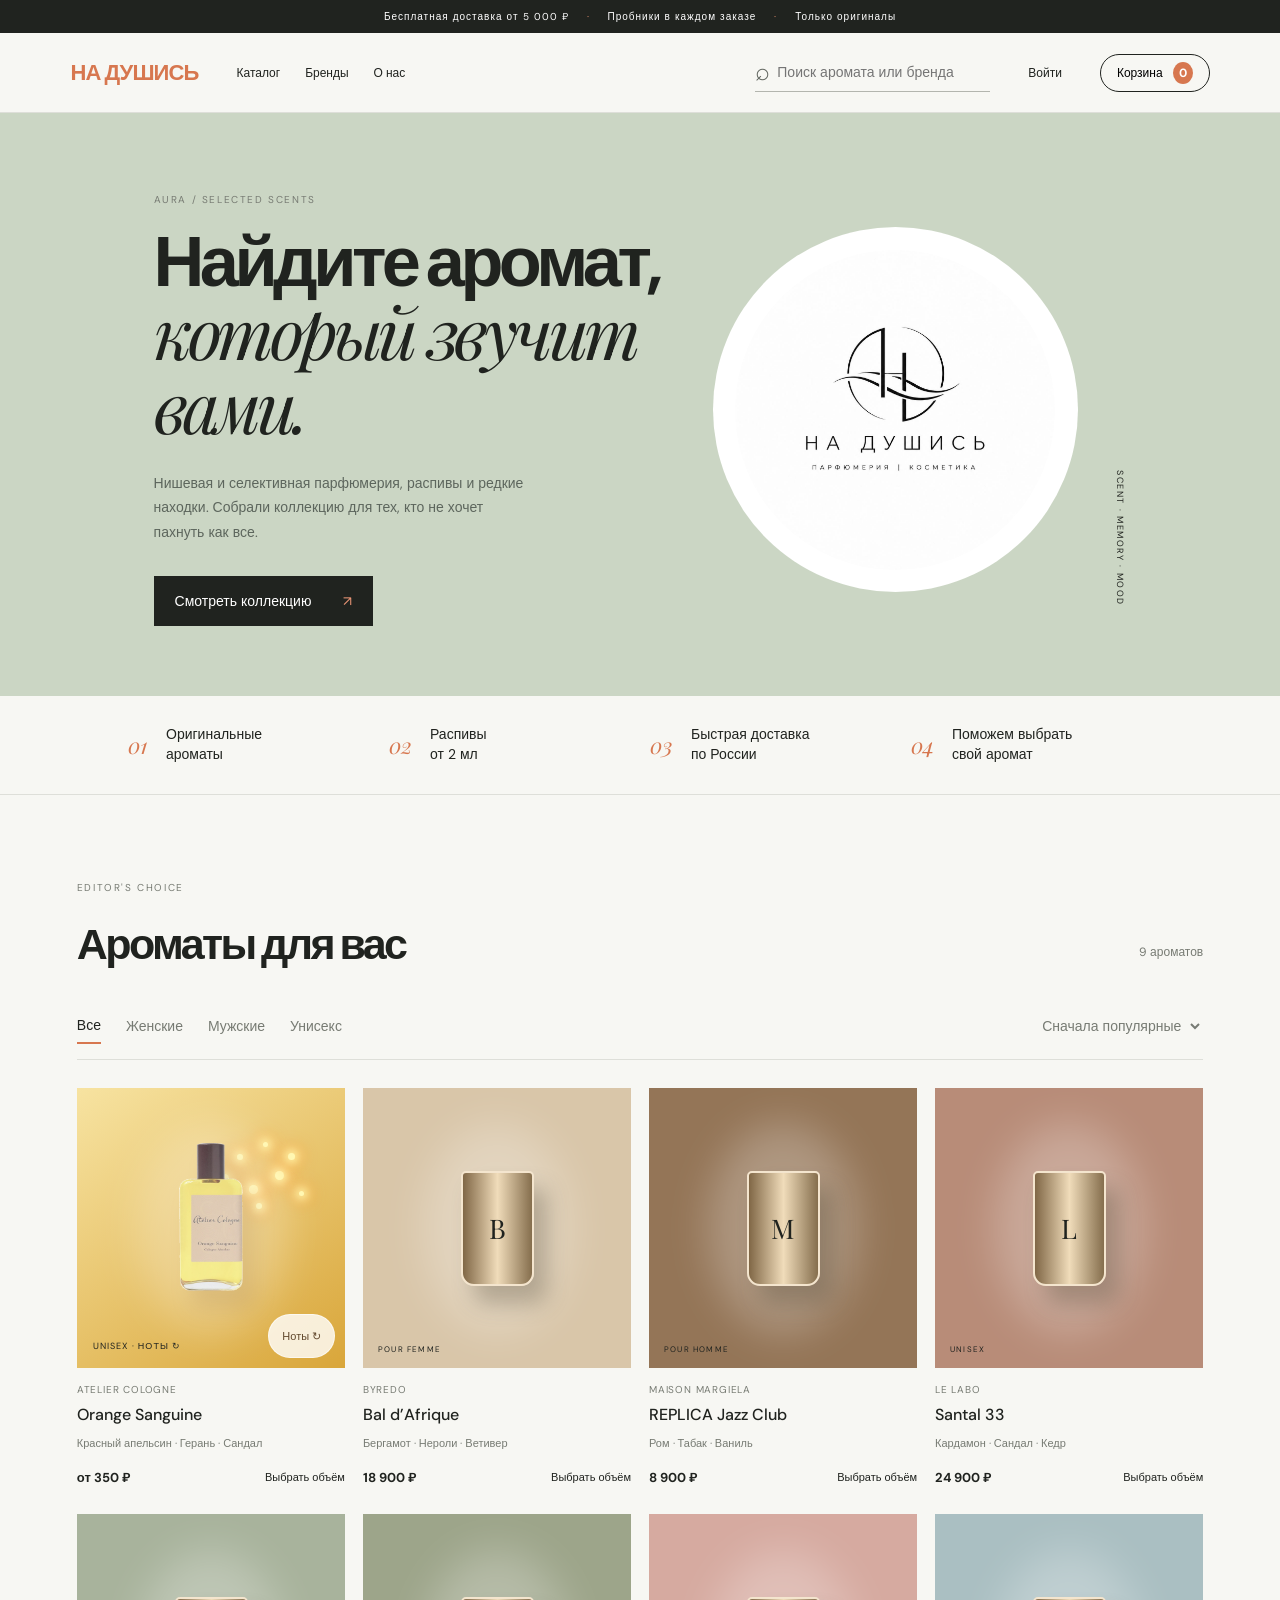
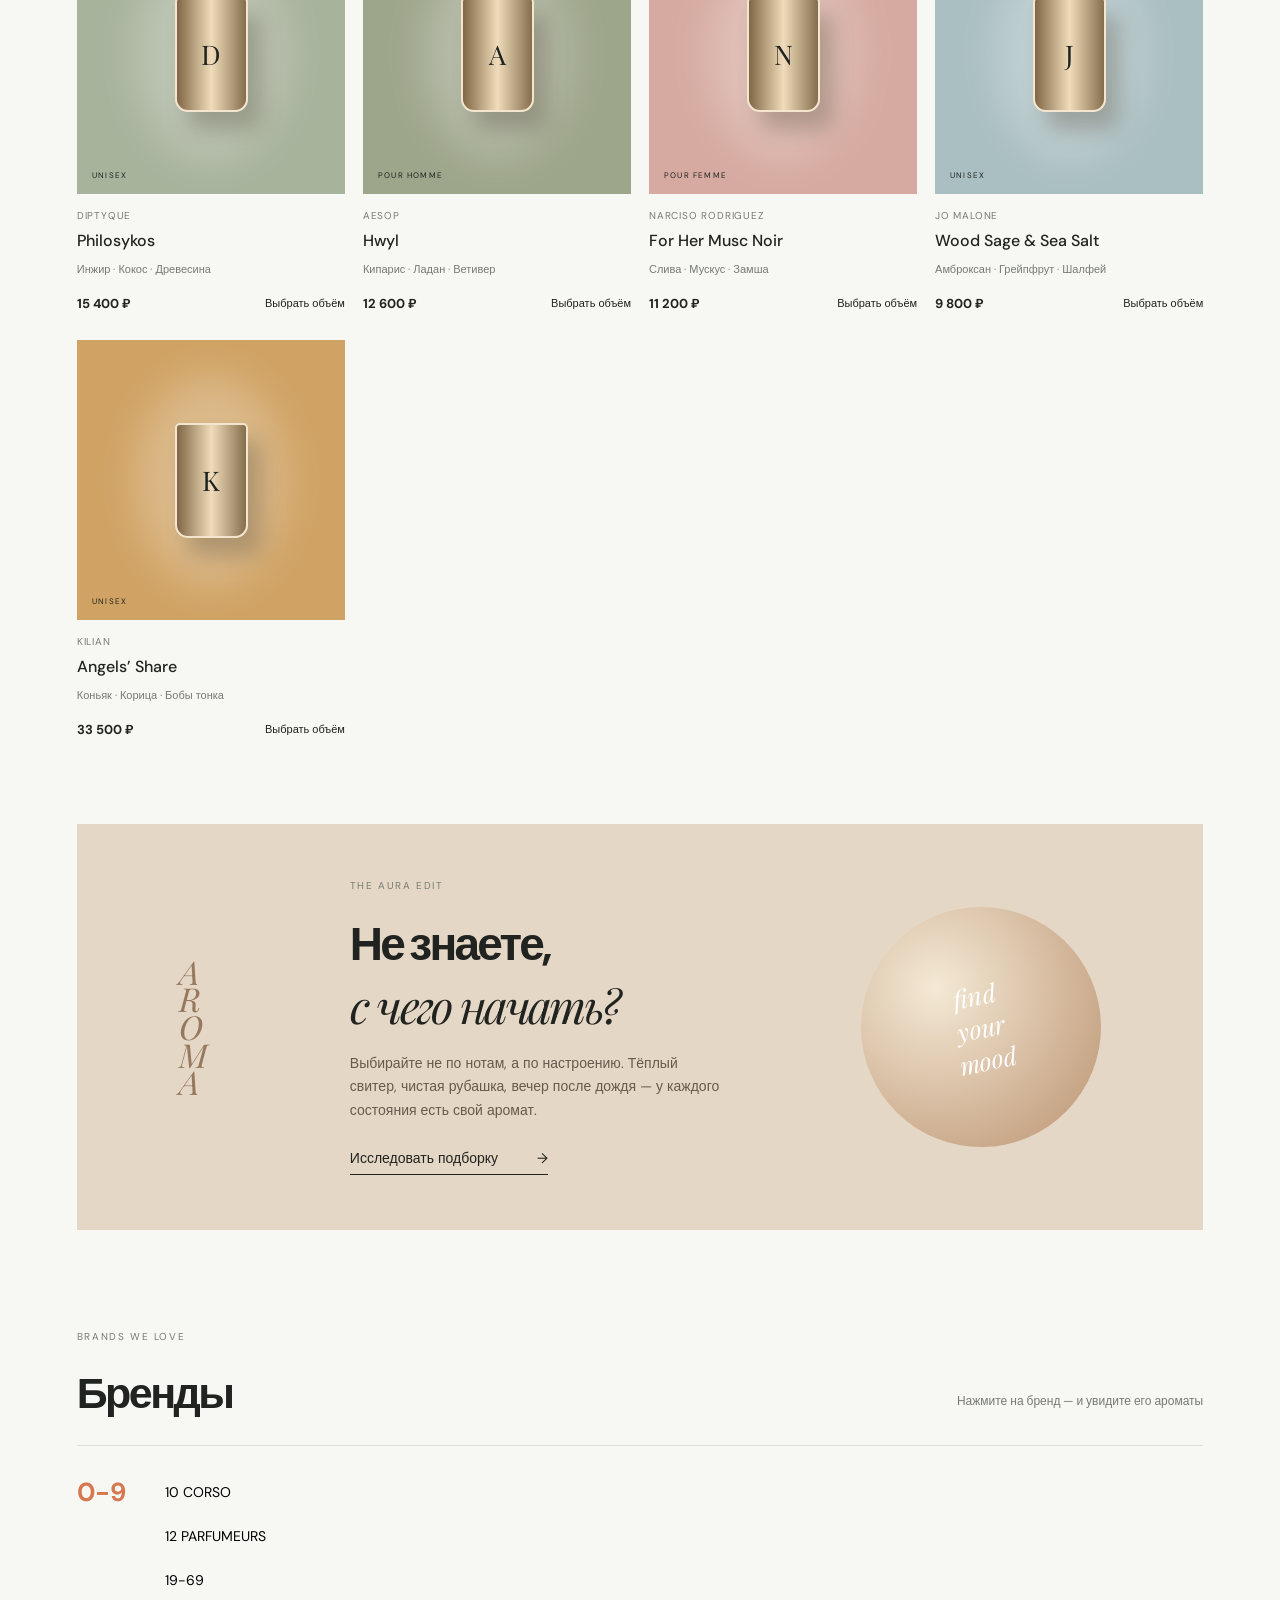
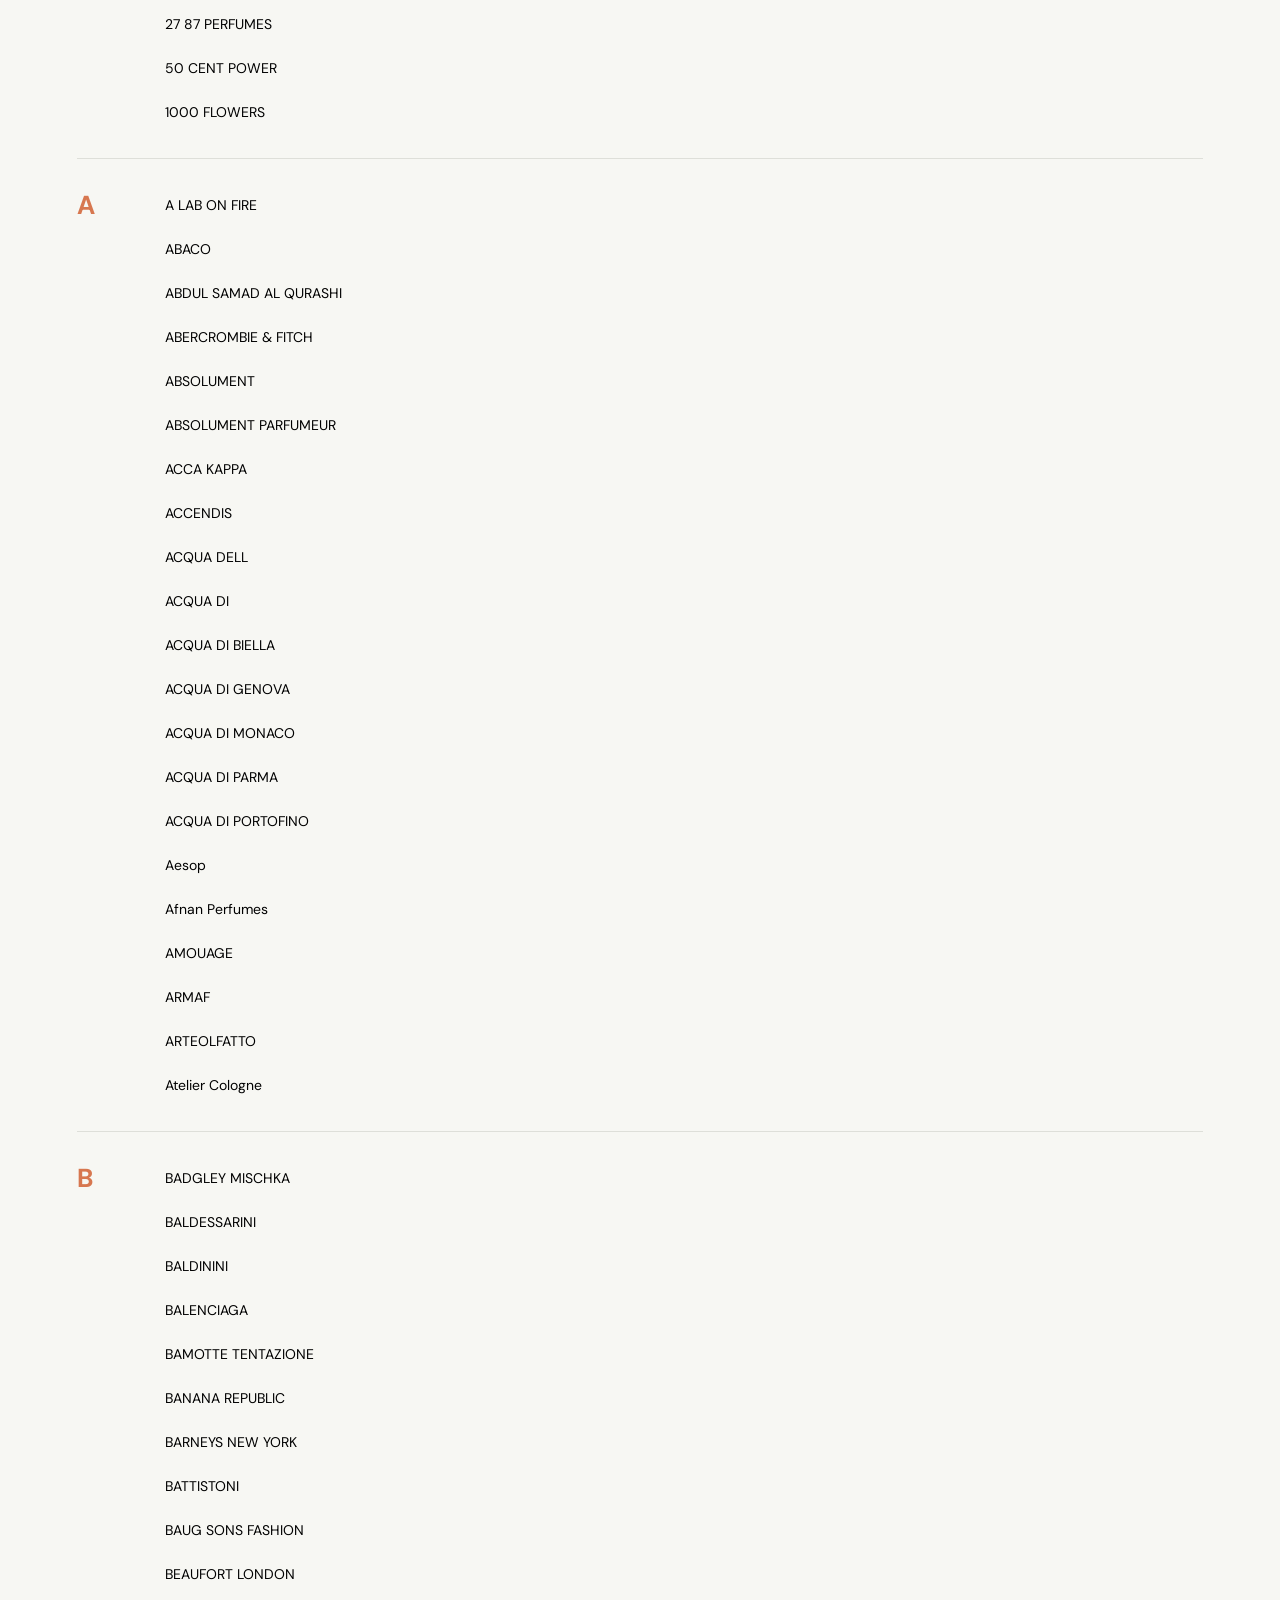
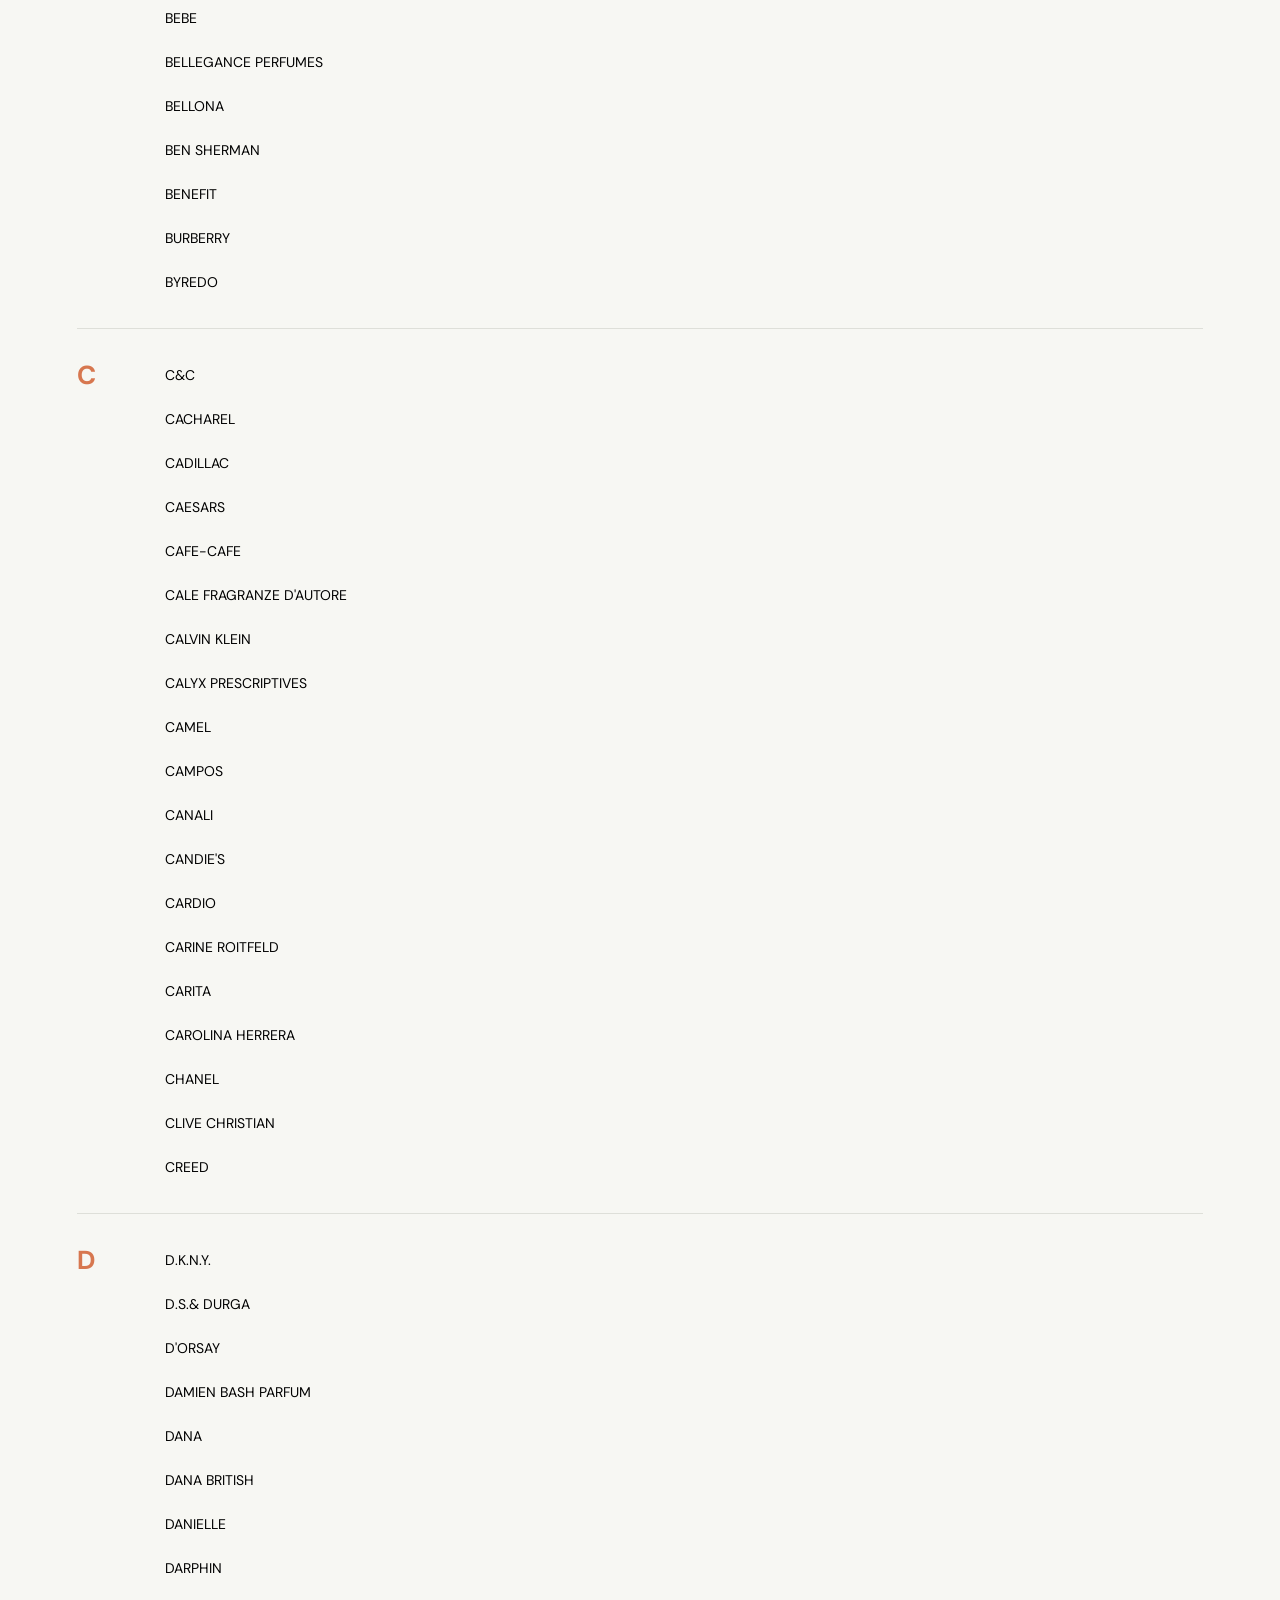
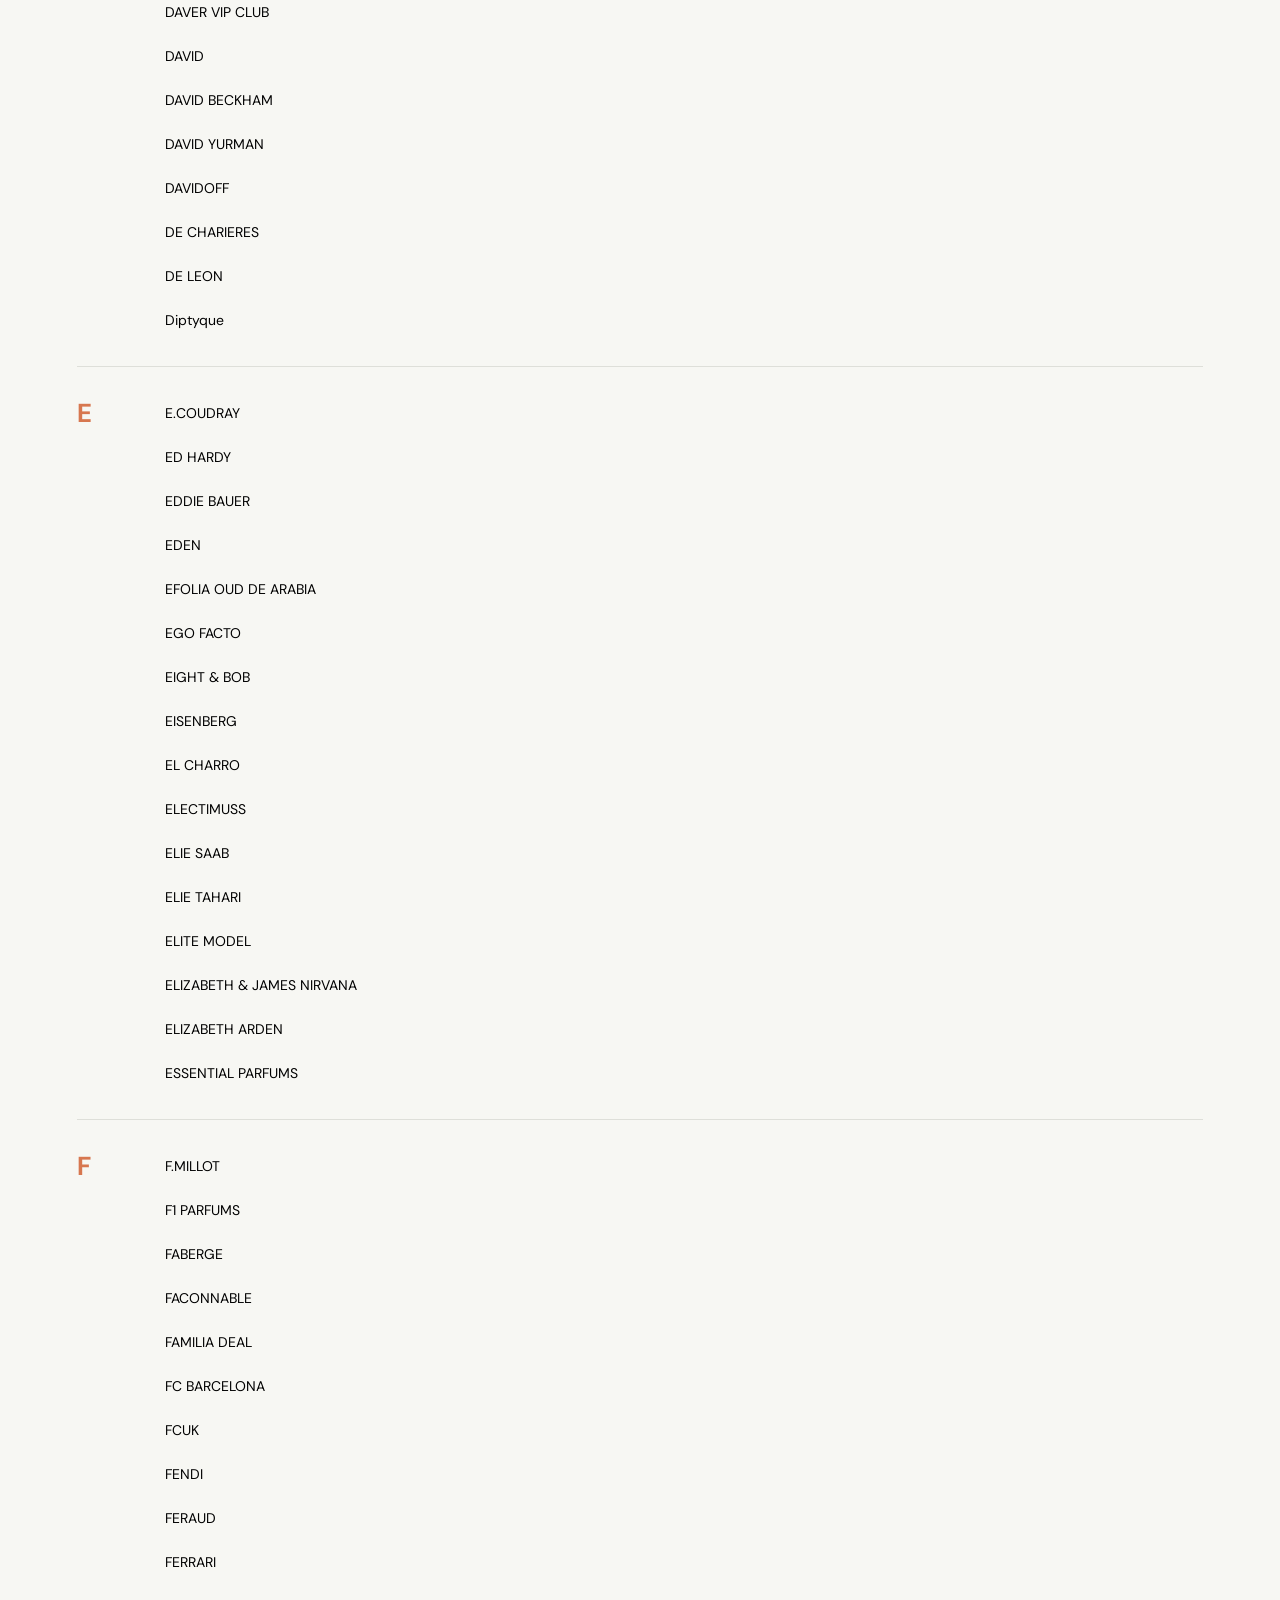
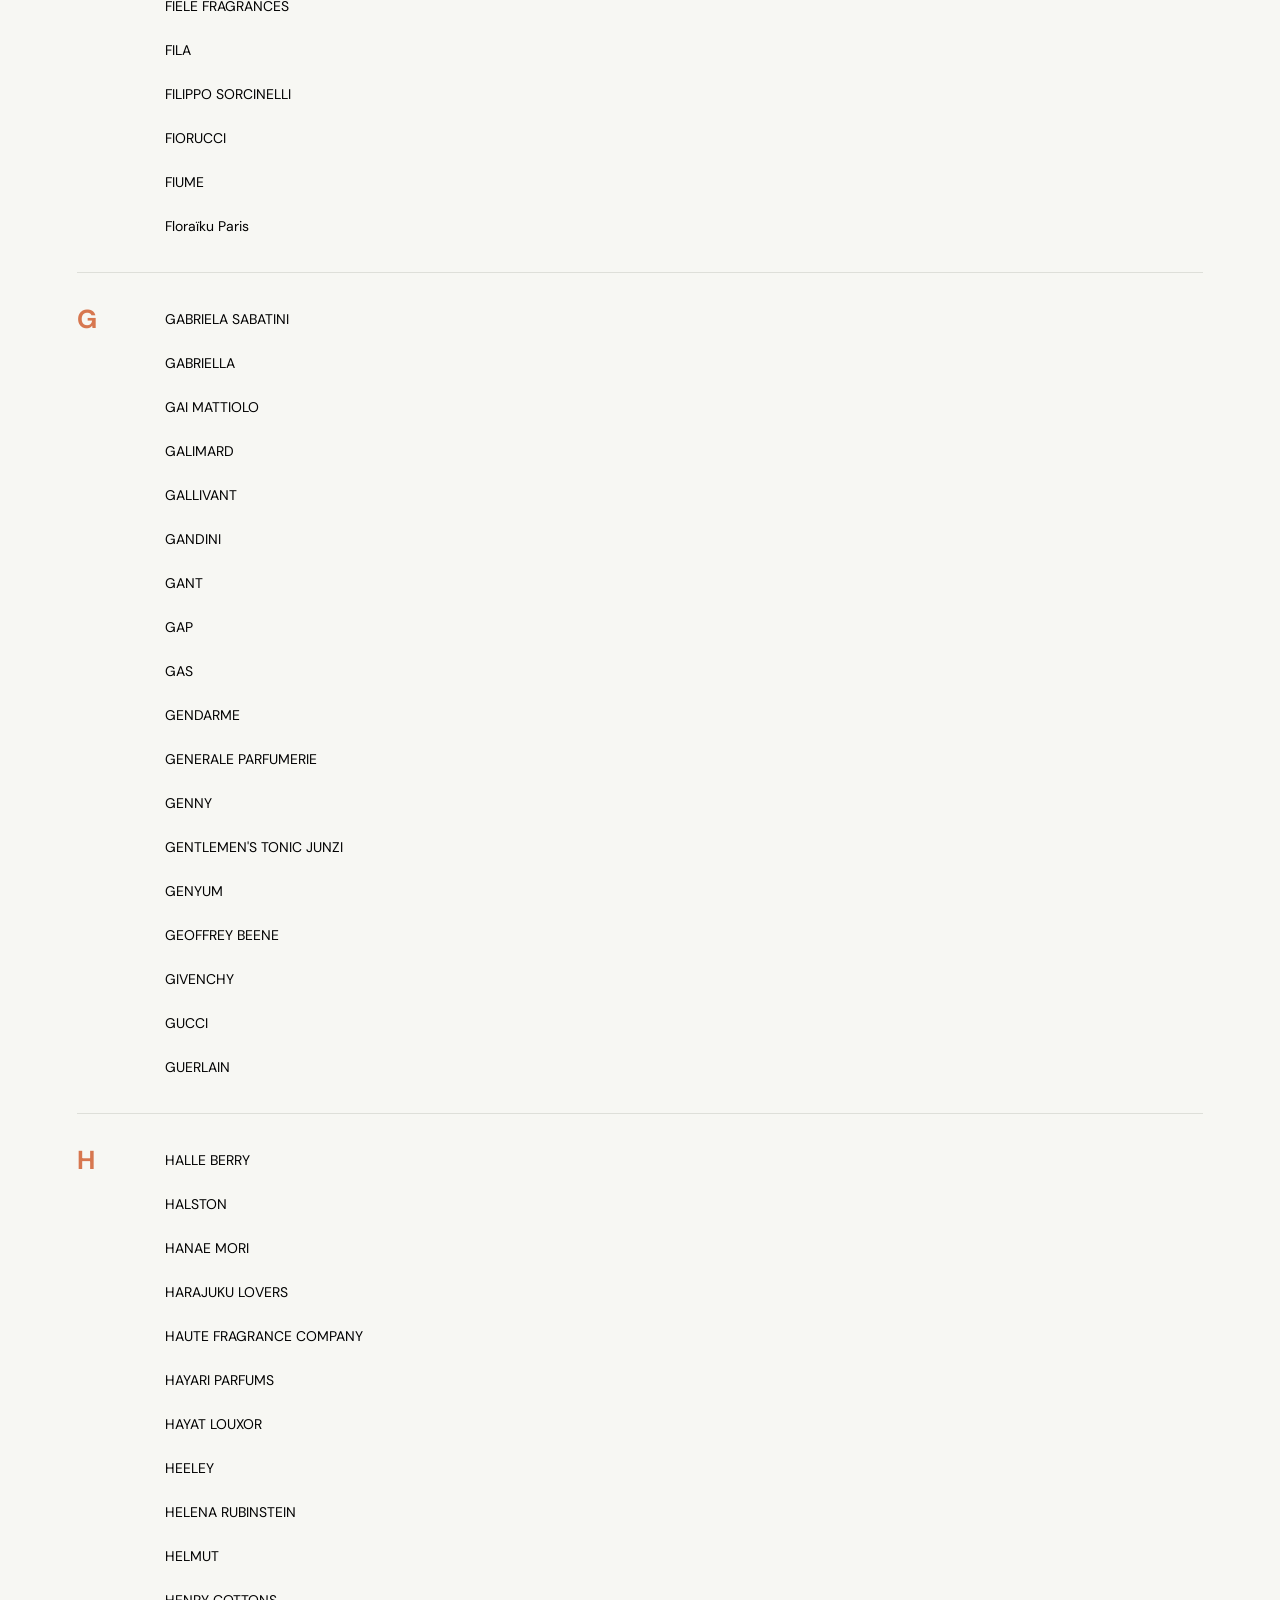
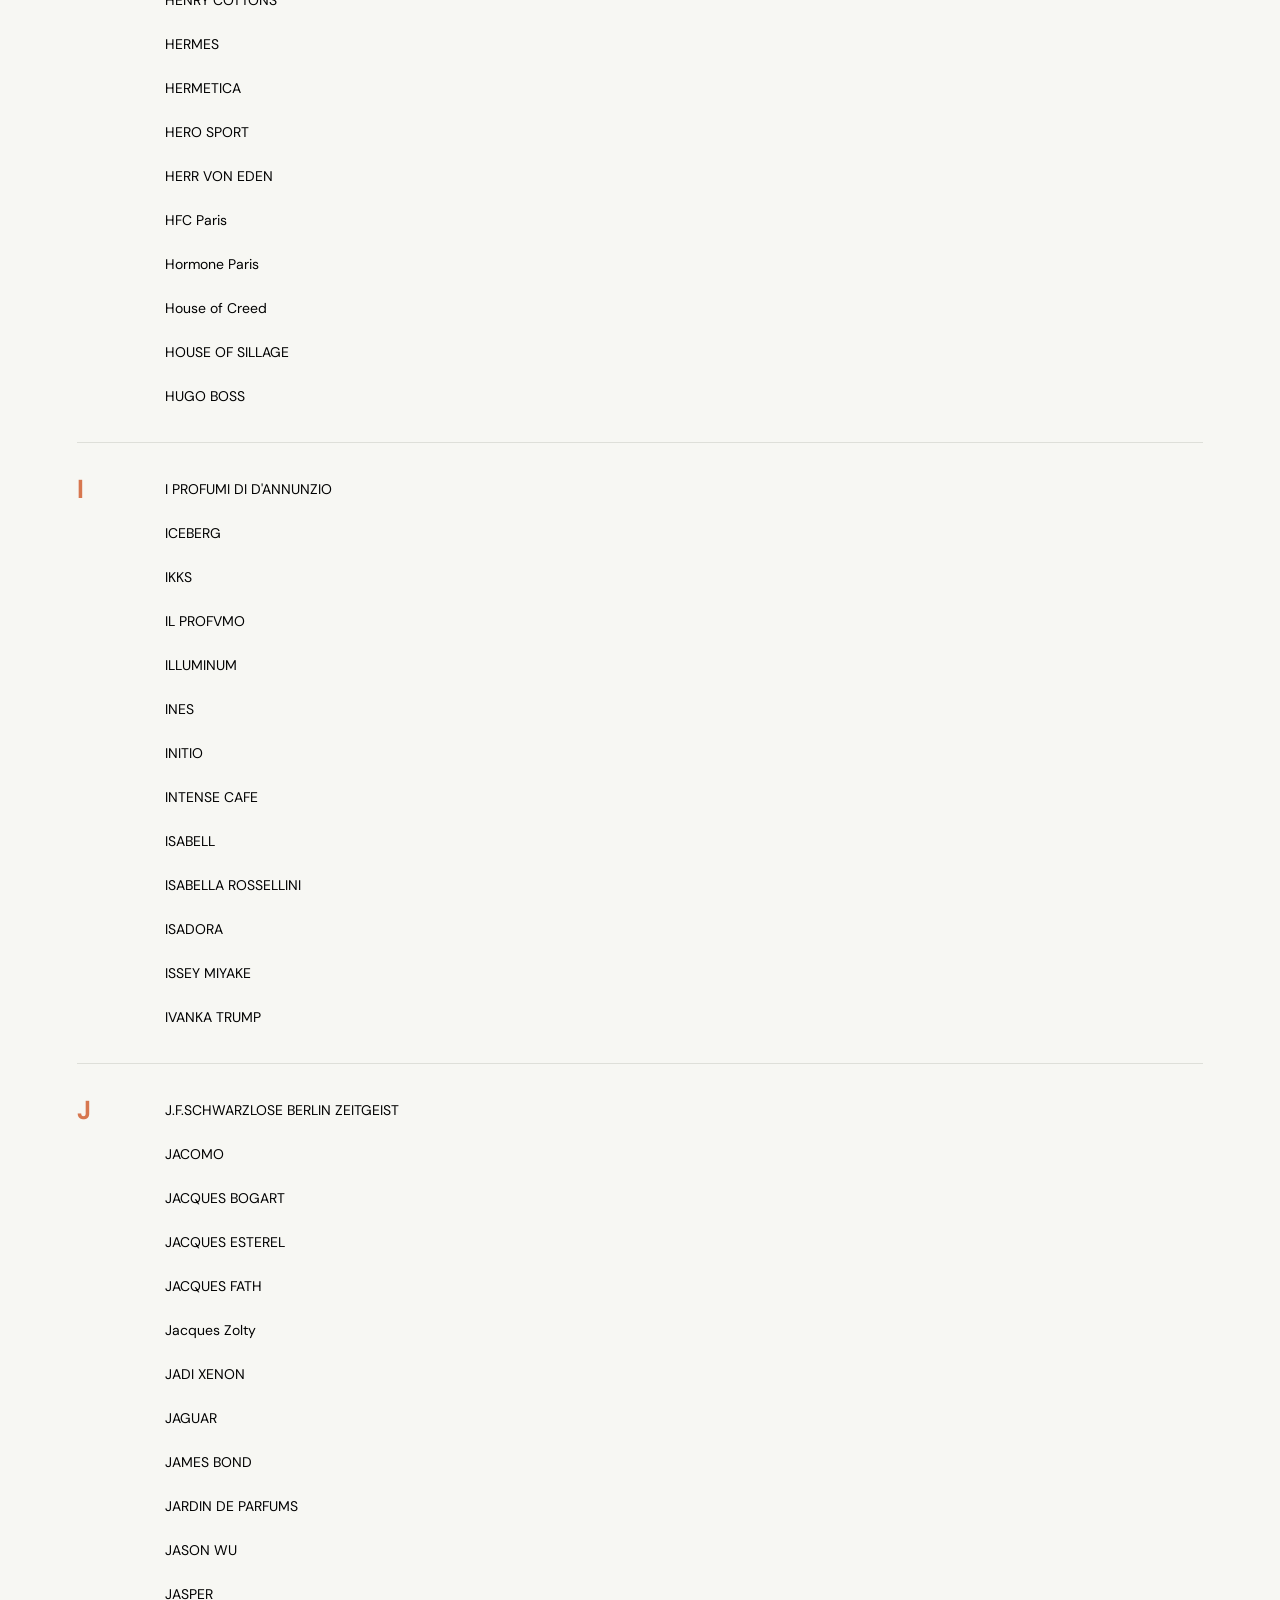
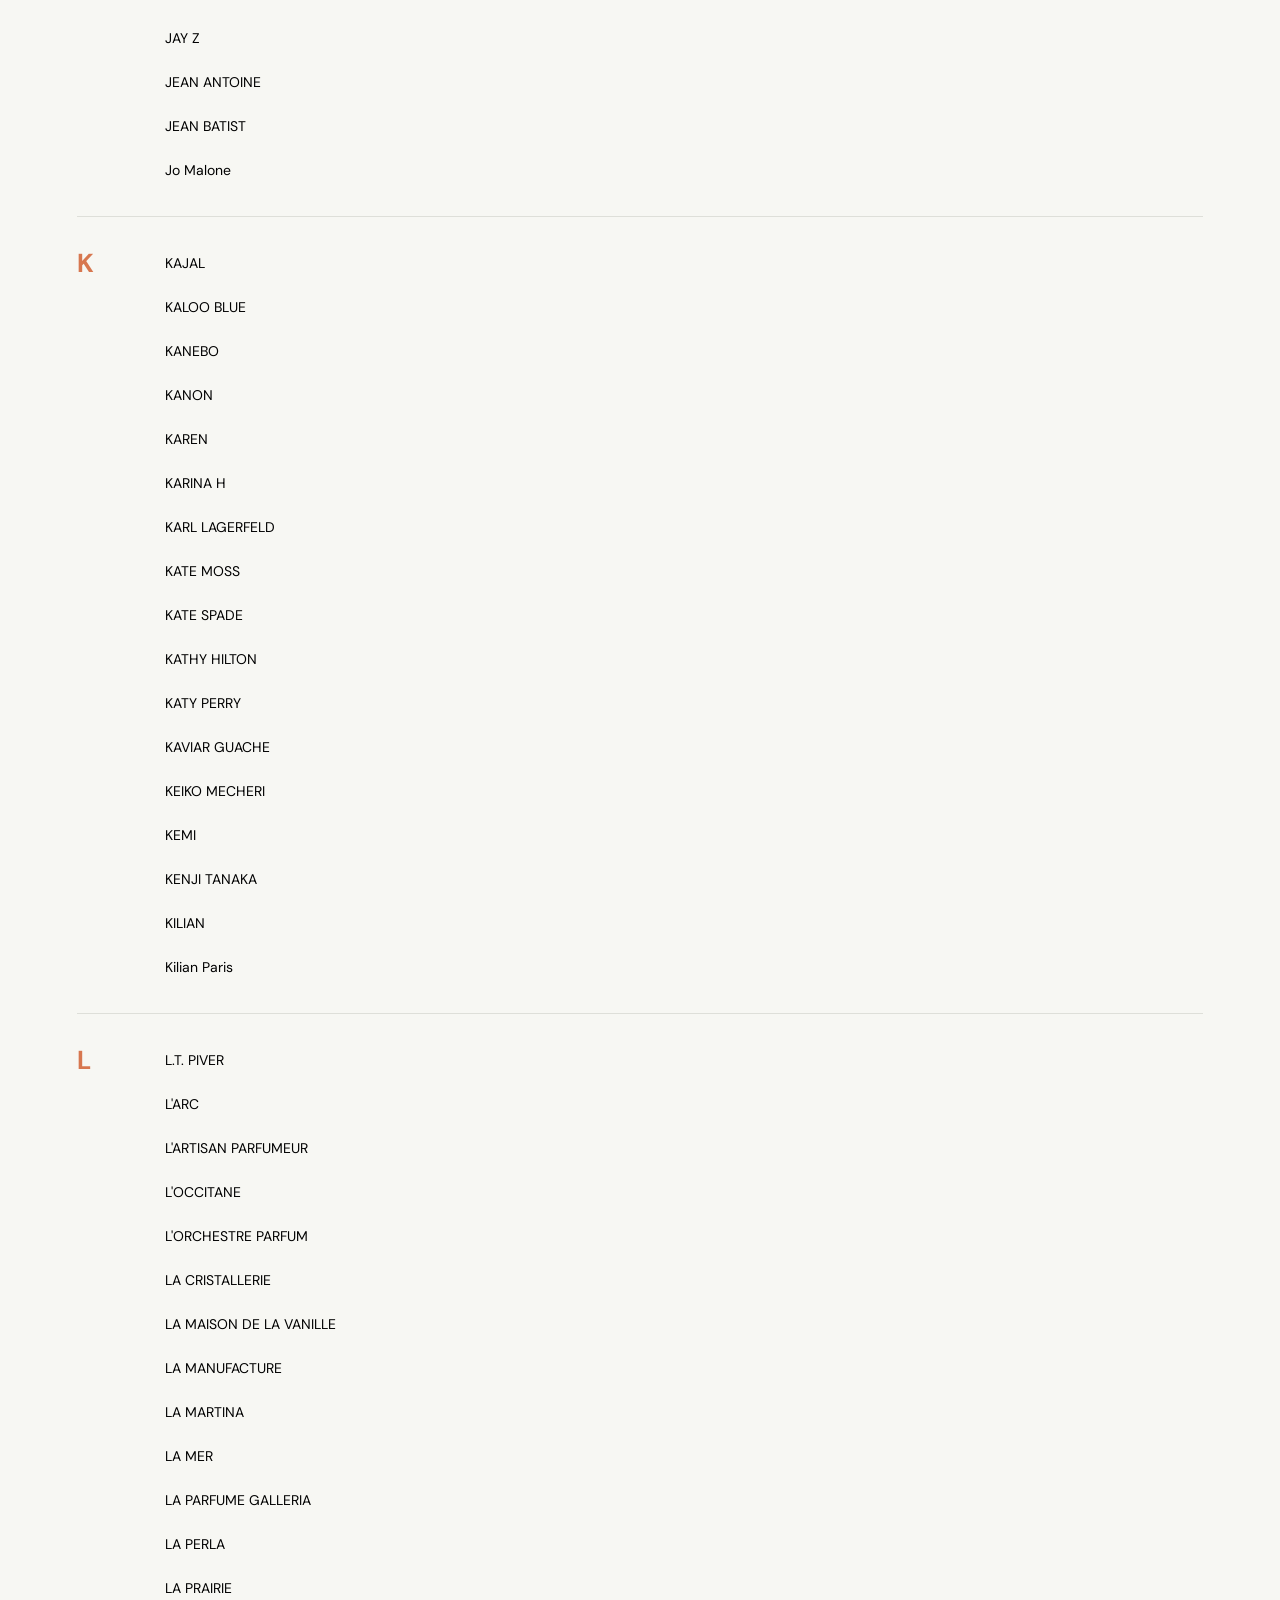
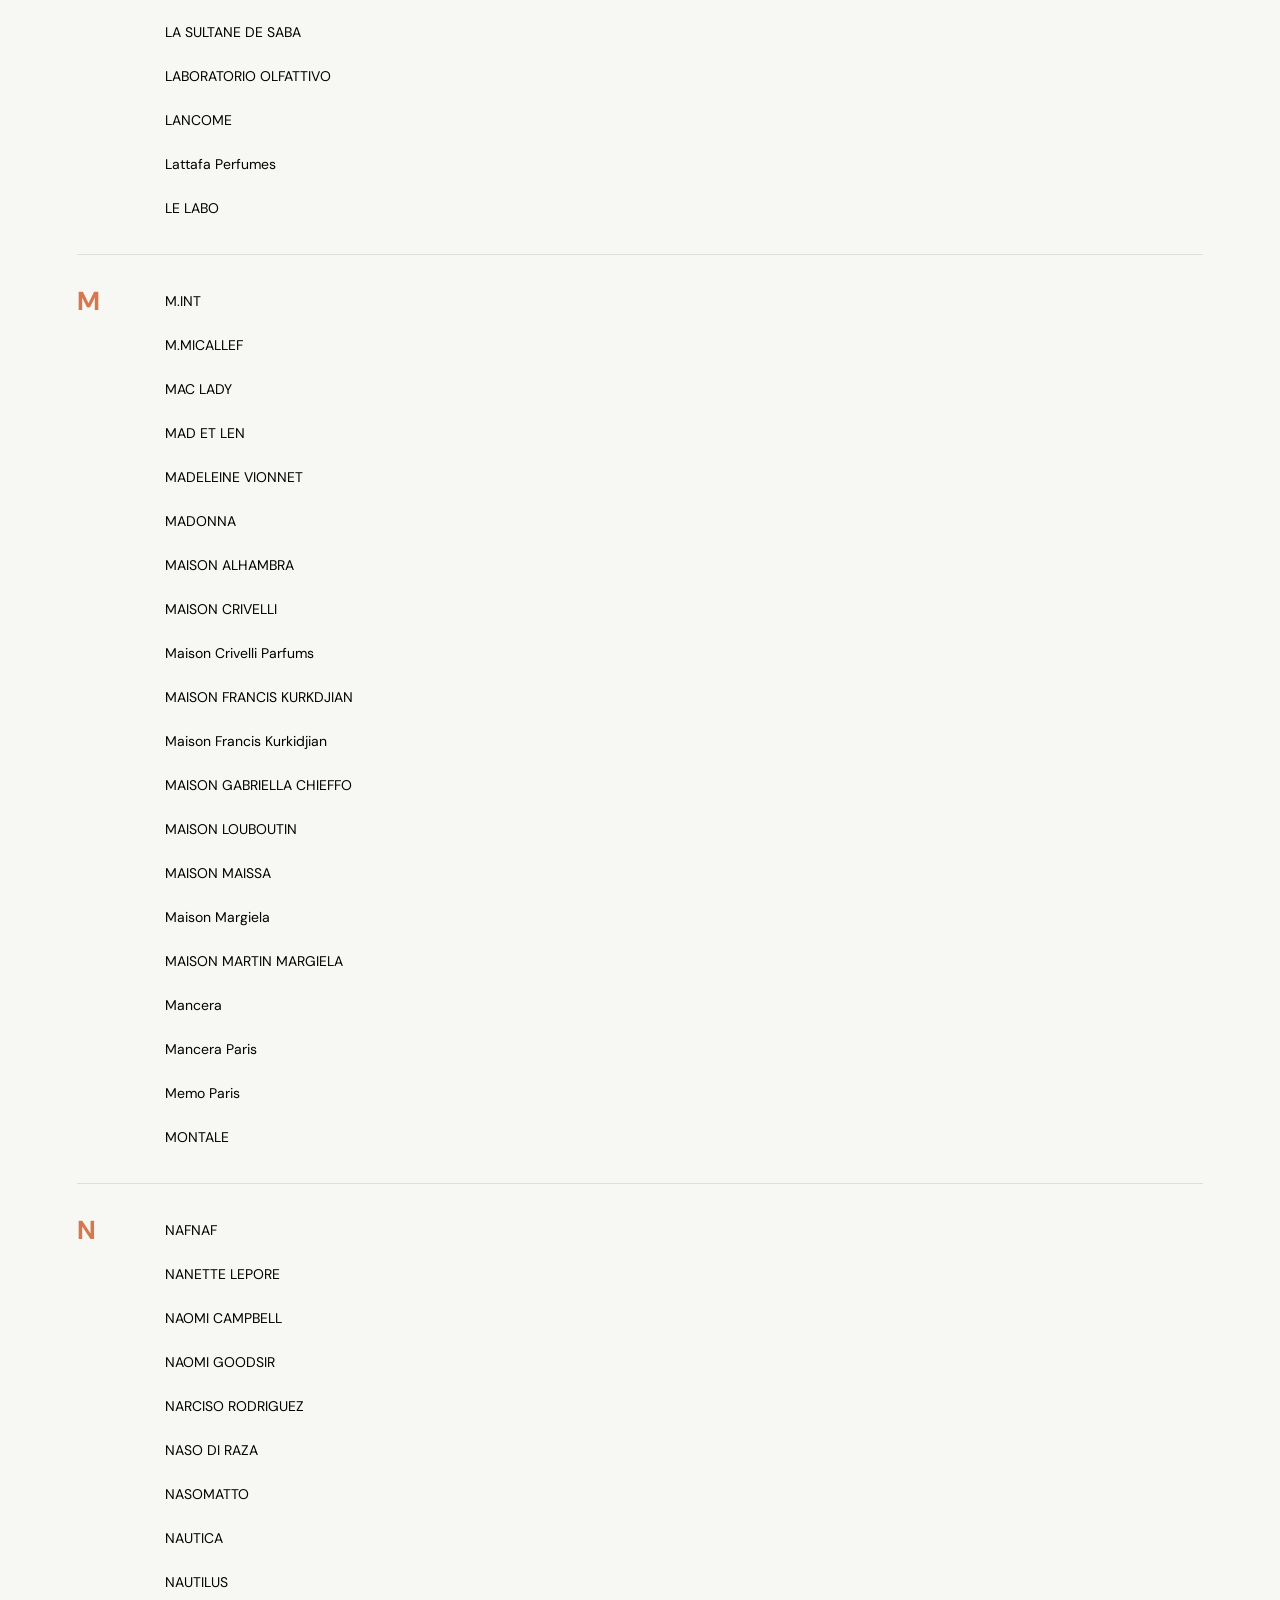
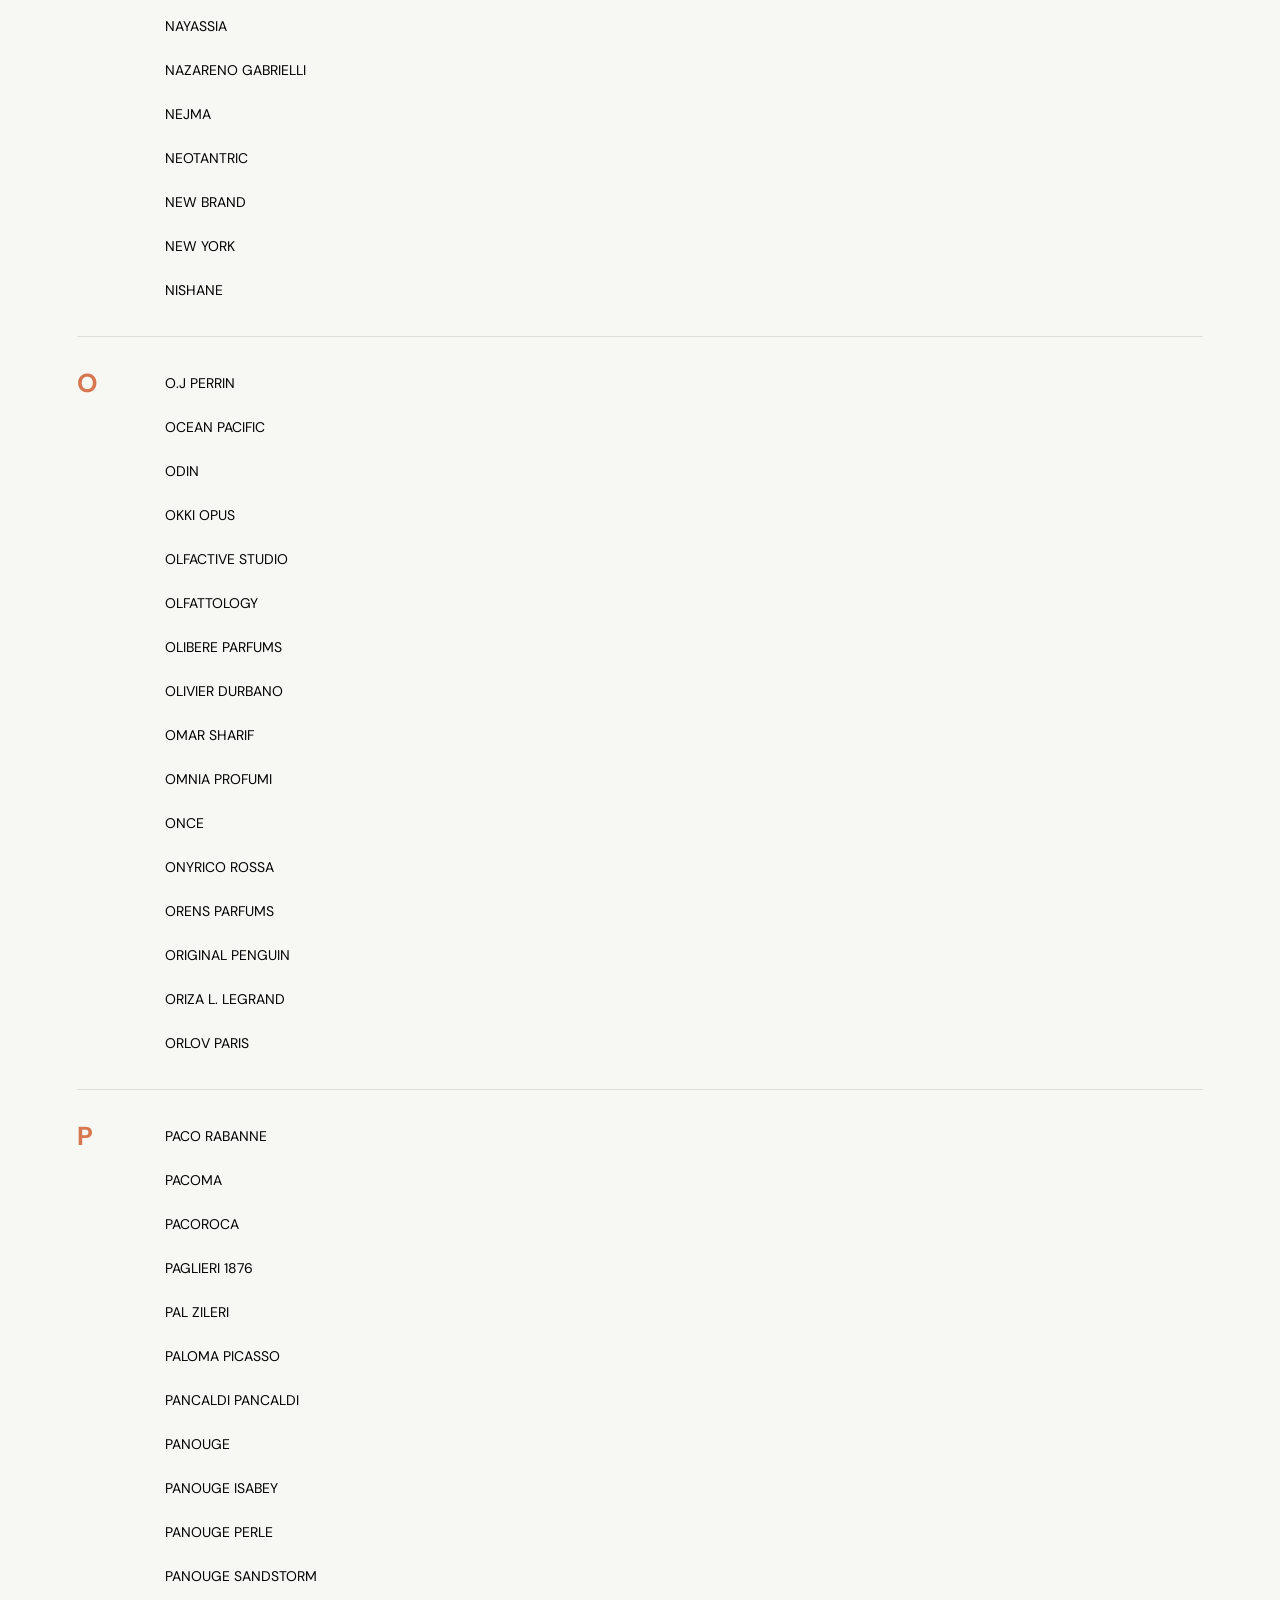
<file: index.html>
<!doctype html>
<html lang="ru">
<head><meta charset="UTF-8"><meta name="viewport" content="width=device-width, initial-scale=1"><title>AURA — парфюмерия с характером</title><link rel="stylesheet" href="styles.css"></head>
<body>
<div class="announcement">Бесплатная доставка от 5 000 ₽ <span>·</span> Пробники в каждом заказе <span>·</span> Только оригиналы</div>
<header class="site-header"><a class="logo" href="index.html"><span class="logo-name">НА ДУШИСЬ</span></a><nav class="main-nav"><a href="#catalog">Каталог</a><a href="#brands">Бренды</a><a href="#about">О нас</a></nav><label class="search"><span>⌕</span><input id="search" placeholder="Поиск аромата или бренда"></label><a class="admin-link" href="admin.html">Войти</a><button class="cart-button" id="openCart">Корзина <b id="cartCount">0</b></button><button class="mobile-menu" id="mobileMenu">☰</button></header>
<main>
<section class="hero"><div class="hero-copy"><p class="eyebrow">AURA / SELECTED SCENTS</p><h1>Найдите аромат,<br><em>который звучит вами.</em></h1><p class="hero-text">Нишевая и селективная парфюмерия, распивы и редкие находки. Собрали коллекцию для тех, кто не хочет пахнуть как все.</p><a class="primary" href="#catalog">Смотреть коллекцию <span>↗</span></a></div><div class="hero-visual"><div class="sun"></div><div class="hero-logo"><img src="logo.jpg" alt="На Душись — парфюмерия и косметика"></div><span class="vertical-note">SCENT · MEMORY · MOOD</span></div></section>
<section class="values"><div><strong>01</strong><span>Оригинальные<br>ароматы</span></div><div><strong>02</strong><span>Распивы<br>от 2 мл</span></div><div><strong>03</strong><span>Быстрая доставка<br>по России</span></div><div><strong>04</strong><span>Поможем выбрать<br>свой аромат</span></div></section>
<section id="catalog" class="catalog"><div class="section-head"><div><p class="eyebrow">EDITOR'S CHOICE</p><h2>Ароматы для вас</h2></div><p class="result-count" id="resultCount"></p></div><div class="catalog-tools"><div class="chips"><button class="chip active" data-filter="all">Все</button><button class="chip" data-filter="women">Женские</button><button class="chip" data-filter="men">Мужские</button><button class="chip" data-filter="unisex">Унисекс</button></div><select id="sort"><option value="featured">Сначала популярные</option><option value="priceAsc">Цена: по возрастанию</option><option value="priceDesc">Цена: по убыванию</option></select></div><div id="products" class="products"></div></section>
<section class="editorial"><div class="editorial-title">A<br>R<br>O<br>M<br>A</div><div><p class="eyebrow">THE AURA EDIT</p><h2>Не знаете,<br><em>с чего начать?</em></h2><p>Выбирайте не по нотам, а по настроению. Тёплый свитер, чистая рубашка, вечер после дождя — у каждого состояния есть свой аромат.</p><a href="#catalog" class="text-link">Исследовать подборку <span>→</span></a></div><div class="editorial-orb"><span>find<br>your<br>mood</span></div></section>
<section id="brands" class="brands"><div class="section-head"><div><p class="eyebrow">BRANDS WE LOVE</p><h2>Бренды</h2></div><p class="result-count">Нажмите на бренд — и увидите его ароматы</p></div><div class="brand-letters" id="brandLetters"></div><div id="brandList" class="brand-list"></div></section>
<section id="about" class="newsletter"><p class="eyebrow">AURA JOURNAL</p><h2>Будьте в курсе<br><em>новых ароматов</em></h2><form id="subscribe"><input type="email" placeholder="Ваш e-mail" required><button class="primary">Подписаться ↗</button></form></section>
</main><footer><a class="logo" href="#"><span class="logo-name">НА ДУШИСЬ</span></a><p>Парфюмерия с характером.</p><span>© 2026 AURA</span></footer>
<aside id="drawer" class="drawer"><div class="drawer-head"><h2>Ваша корзина <small id="cartItemsCount"></small></h2><button id="closeCart">×</button></div><div id="cartItems"></div><div class="cart-bottom"><div><span>Итого</span><strong id="cartTotal">0 ₽</strong></div><button class="primary checkout" id="checkout">Оформить заказ <span>↗</span></button></div></aside><div id="overlay"></div><script src="app.js"></script>
</body></html>
</file>
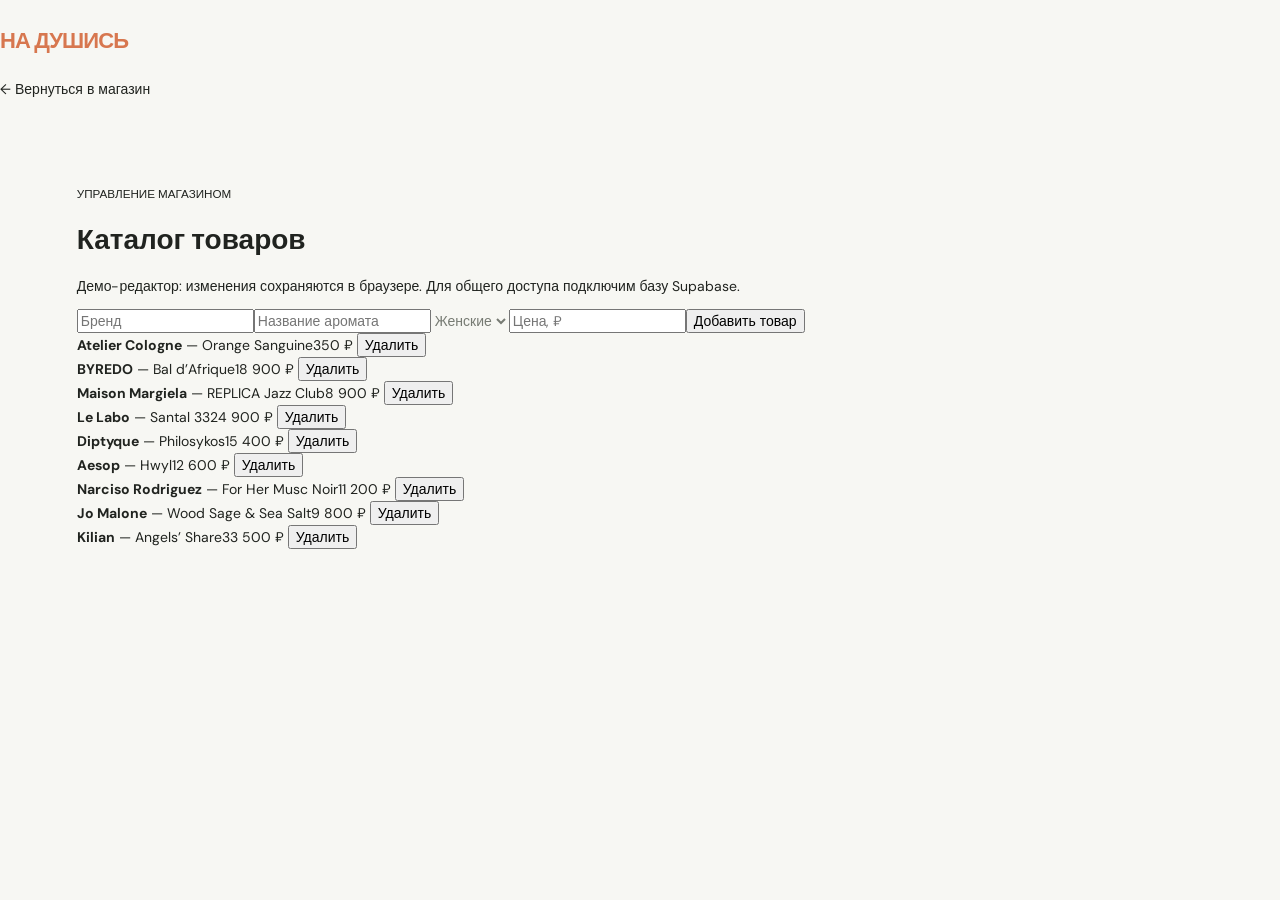
<file: admin.html>
<!doctype html><html lang="ru"><head><meta charset="UTF-8"><meta name="viewport" content="width=device-width,initial-scale=1"><title>AURA — управление каталогом</title><link rel="stylesheet" href="styles.css"></head><body><header><a class="logo" href="index.html"><span class="logo-name">НА ДУШИСЬ</span></a><nav><a href="index.html">← Вернуться в магазин</a></nav></header><main class="catalog"><small>УПРАВЛЕНИЕ МАГАЗИНОМ</small><h1>Каталог товаров</h1><p>Демо-редактор: изменения сохраняются в браузере. Для общего доступа подключим базу Supabase.</p><form id="form"><input id="brand" placeholder="Бренд" required><input id="name" placeholder="Название аромата" required><select id="type"><option value="women">Женские</option><option value="men">Мужские</option><option value="unisex">Унисекс</option></select><input id="price" type="number" placeholder="Цена, ₽" required><button class="button">Добавить товар</button></form><div id="list"></div></main><script>let data=JSON.parse(localStorage.getItem('aura-products')||'null')||[{brand:'Maison Margiela',name:'REPLICA Jazz Club',type:'unisex',price:8900},{brand:'Aesop',name:'Hwyl',type:'men',price:12600},{brand:'Byredo',name:'Bal d’Afrique',type:'women',price:18900},{brand:'Diptyque',name:'Philosykos',type:'unisex',price:15400}];const save=()=>{localStorage.setItem('aura-products',JSON.stringify(data));draw()};function draw(){list.innerHTML=data.map((p,i)=>`<div class="cart"><span><b>${p.brand}</b> — ${p.name}</span><span>${p.price.toLocaleString('ru-RU')} ₽ <button onclick="data.splice(${i},1);save()">Удалить</button></span></div>`).join('')}form.onsubmit=e=>{e.preventDefault();data.push({brand:brand.value,name:name.value,type:type.value,price:+price.value});save();form.reset()};draw()</script></body></html>
</file>
<file: styles.css>
@import url('https://fonts.googleapis.com/css2?family=DM+Sans:wght@400;500;700&family=Playfair+Display:ital@0;1&display=swap');
:root{--ink:#20231f;--muted:#777b73;--line:#dedfd9;--cream:#f7f7f3;--sage:#cbd6c4;--orange:#d7774f}*{box-sizing:border-box}html{scroll-behavior:smooth}body{margin:0;background:var(--cream);color:var(--ink);font:14px 'DM Sans',sans-serif}button,input,select{font:inherit}button{cursor:pointer}a{color:inherit;text-decoration:none}.announcement{background:var(--ink);color:#fff;text-align:center;padding:10px;font-size:10px;letter-spacing:.1em}.announcement span{color:#dd8e6d;margin:0 14px}.site-header{height:80px;padding:0 5.5%;display:flex;align-items:center;gap:38px;border-bottom:1px solid var(--line);background:rgba(247,247,243,.95);position:sticky;top:0;z-index:5}.logo{font-size:28px;font-weight:700;letter-spacing:-.08em;flex:0 0 auto}.logo span{color:var(--orange)}.main-nav{display:flex;gap:25px;font-size:12px}.main-nav a:hover,.admin-link:hover,.text-link:hover{color:var(--orange)}.search{margin-left:auto;display:flex;gap:7px;align-items:center;border-bottom:1px solid #b3b5ae;width:235px;color:#60655e}.search span{font-size:25px;line-height:0}.search input{width:100%;padding:10px 0;border:0;background:none;outline:0}.admin-link{font-size:12px}.cart-button{border:1px solid var(--ink);border-radius:22px;padding:10px 16px;background:none;font-size:12px}.cart-button b{background:var(--orange);color:#fff;border-radius:50%;padding:3px 6px;margin-left:7px}.mobile-menu{display:none;background:none;border:0;font-size:20px}.hero{min-height:580px;background:var(--sage);display:grid;grid-template-columns:1.05fr .95fr;padding:80px 12% 70px;overflow:hidden}.eyebrow{font-size:10px;letter-spacing:.16em;color:var(--muted);margin:0 0 22px}.hero h1{font-size:clamp(42px,5.5vw,76px);line-height:.98;letter-spacing:-.065em;margin:0 0 26px}.hero h1 em,h2 em{font-family:'Playfair Display',serif;font-weight:400}.hero-text{max-width:370px;line-height:1.75;color:#5d665d}.primary{display:inline-block;border:0;background:var(--ink);color:#fff;padding:16px 21px;margin-top:18px}.primary span{margin-left:28px;color:#e99575}.hero-visual{position:relative;display:grid;place-items:center}.sun{width:365px;height:365px;border-radius:50%;background:#fff;position:absolute}.hero-logo{z-index:1;width:min(78%,320px);aspect-ratio:1;display:grid;place-items:center;overflow:hidden;border-radius:50%}.hero-logo img{display:block;width:100%;height:100%;object-fit:contain;mix-blend-mode:multiply}.vertical-note{position:absolute;right:0;bottom:20px;writing-mode:vertical-rl;font-size:9px;letter-spacing:.18em}.values{display:grid;grid-template-columns:repeat(4,1fr);padding:29px 10%;border-bottom:1px solid var(--line);gap:20px}.values div{display:flex;gap:18px;align-items:center}.values strong{font:italic 22px 'Playfair Display';color:var(--orange)}.values span{line-height:1.4}.catalog{padding:86px 6%}.section-head{display:flex;justify-content:space-between;align-items:end}.section-head h2,.editorial h2,.newsletter h2{font-size:43px;letter-spacing:-.06em;margin:0}.result-count{color:var(--muted);font-size:12px}.catalog-tools{display:flex;justify-content:space-between;align-items:center;border-bottom:1px solid var(--line);padding:36px 0 15px;margin-bottom:28px}.chips{display:flex;gap:25px}.chip{border:0;background:none;color:var(--muted);padding:8px 0}.chip.active{color:var(--ink);border-bottom:2px solid var(--orange)}select{border:0;background:transparent;color:var(--muted);outline:0}.products{display:grid;grid-template-columns:repeat(4,1fr);gap:28px 18px}.product{border:0;margin:0;min-width:0}.product summary{display:block;cursor:pointer;list-style:none}.product summary::-webkit-details-marker{display:none}.product-art{transition:transform .55s cubic-bezier(.2,.7,.2,1),box-shadow .55s;will-change:transform}.product:hover .product-art,.product[open] .product-art{transform:translateY(-5px)}.product:hover .mini-bottle,.product[open] .mini-bottle{transform:scale(1.07);transition:transform .55s cubic-bezier(.2,.7,.2,1)}.mini-bottle{transition:transform .55s cubic-bezier(.2,.7,.2,1)}.product-photo{position:relative;z-index:1;width:78%;height:78%;object-fit:contain;transition:transform .55s cubic-bezier(.2,.7,.2,1)}.product:hover .product-photo,.product[open] .product-photo{transform:scale(1.06)}.perfume-mist{position:absolute;z-index:2;width:90px;height:65px;top:25%;left:58%;opacity:0;pointer-events:none;background:radial-gradient(circle,#fff8 0 3%,transparent 4%),radial-gradient(circle at 70% 35%,#fff7 0 2%,transparent 3%),radial-gradient(ellipse,#fff5,transparent 65%);filter:blur(2px);transform:translate(0,10px) scale(.7);transition:opacity .35s,transform .55s}.product:hover .perfume-mist,.product[open] .perfume-mist{opacity:.8;transform:translate(10px,0) scale(1);animation:mist 2.2s ease-in-out infinite alternate}@keyframes mist{to{opacity:.35;transform:translate(24px,-5px) scale(1.12)}}.volume-panel{display:grid;gap:12px;padding:15px 0 4px;border-top:1px solid var(--line);animation:panel-in .35s ease-out}.volume-panel>p{margin:0;color:var(--muted);font-size:11px}.volume-options{display:flex;flex-wrap:wrap;gap:6px}.volume-options button{border:1px solid var(--line);background:transparent;padding:8px 9px;font-size:11px;border-radius:2px;transition:.2s}.volume-options button:hover:not(:disabled),.volume-options button[aria-pressed=true]{border-color:var(--ink);background:var(--ink);color:#fff}.volume-options button:disabled{opacity:.3;cursor:not-allowed}.variant-price{font-weight:700;color:var(--ink)!important;min-height:16px}.volume-panel .add{justify-self:start;padding:8px 0}.product[open] .choose-hint{color:var(--orange)}.product-art:has(.product-photo){background:var(--cream)}@keyframes panel-in{from{opacity:0;transform:translateY(-5px)}to{opacity:1;transform:none}}.product-art{height:280px;position:relative;display:grid;place-items:center;overflow:hidden}.product-art:after{content:'';position:absolute;width:150px;height:210px;border-radius:50%;background:#ffffff40;filter:blur(20px)}.sand{background:#d9c6a9}.amber{background:#947557}.clay{background:#b88c78}.green{background:#a8b39c}.olive{background:#9da58a}.rose{background:#d6aaa0}.blue{background:#aabfc2}.gold{background:#d0a364}.heart{position:absolute;right:15px;top:13px;font-size:21px;z-index:1}.mini-bottle{z-index:1;width:73px;height:115px;border:2px solid #f4e5ce;border-radius:5px 5px 13px 13px;background:linear-gradient(90deg,#806746,#f0dcba,#856e4d);display:grid;place-items:center;font-family:'Playfair Display';font-size:27px;box-shadow:13px 18px 22px #554a3a55}.product-art>small{position:absolute;bottom:14px;left:15px;font-size:8px;letter-spacing:.15em}.product-info{padding-top:15px}.product-info p{font-size:10px;color:var(--muted);text-transform:uppercase;letter-spacing:.08em;margin:0 0 8px}.product-info h3{font-size:16px;font-weight:500;margin:0 0 8px}.product-info>small{color:var(--muted);font-size:11px}.product-bottom{display:flex;justify-content:space-between;align-items:center;margin-top:18px}.product-bottom strong{font-size:13px}.add{border:0;border-bottom:1px solid var(--ink);background:none;padding:3px 0;font-size:11px}.empty{color:var(--muted);line-height:1.8;padding:30px 0}.editorial{margin:0 6% 100px;background:#e5d7c5;min-height:390px;padding:55px 8%;display:grid;grid-template-columns:.5fr 1.2fr 1fr;align-items:center;overflow:hidden}.editorial-title{font:italic 33px 'Playfair Display';line-height:.84;color:#96785e}.editorial h2{font-size:46px}.editorial p:not(.eyebrow){max-width:370px;line-height:1.7;color:#665a4d}.text-link{border-bottom:1px solid var(--ink);padding-bottom:7px;display:inline-block;margin-top:12px}.text-link span{margin-left:35px}.editorial-orb{justify-self:end;width:240px;height:240px;border-radius:50%;background:radial-gradient(circle at 35% 30%,#f4e9d5,#bb9270);display:grid;place-items:center;text-align:center;font:italic 25px 'Playfair Display';color:#fff;transform:rotate(-12deg)}.brands{text-align:center;padding:0 6% 100px}.brands>div{display:flex;justify-content:space-around;align-items:center;border-top:1px solid var(--line);border-bottom:1px solid var(--line);padding:30px 0;font-family:Georgia,serif;font-size:20px}.brands span:nth-child(2){font-style:italic}.newsletter{background:var(--sage);padding:75px 12%;display:flex;align-items:center;gap:80px}.newsletter h2{font-size:38px}.newsletter form{margin-left:auto;display:flex;border-bottom:1px solid var(--ink)}.newsletter input{border:0;background:transparent;padding:15px 5px;outline:0;min-width:220px}.newsletter .primary{margin:0;padding:13px 16px}.newsletter .primary span{display:none}footer{padding:35px 6%;display:flex;align-items:center;gap:30px}footer p{color:var(--muted);margin-right:auto;font-size:12px}footer>span{color:var(--muted);font-size:11px}.drawer{position:fixed;right:0;top:0;bottom:0;width:410px;max-width:100%;background:var(--cream);z-index:10;transform:translateX(100%);transition:.3s;padding:35px;display:flex;flex-direction:column}.drawer.open{transform:translateX(0)}.drawer-head{display:flex;justify-content:space-between;border-bottom:1px solid var(--line);padding-bottom:20px}.drawer-head h2{margin:0;font-size:25px}.drawer-head small{color:var(--muted);font-size:12px}.drawer-head button{border:0;background:none;font-size:30px}.cart-row{display:grid;grid-template-columns:55px 1fr auto 20px;gap:13px;align-items:center;padding:16px 0;border-bottom:1px solid var(--line)}.cart-thumb{height:65px;display:grid;place-items:center;font:22px 'Playfair Display'}.cart-row b{display:block;font-size:12px}.cart-row small{display:block;color:var(--muted);font-size:10px;margin-top:6px}.cart-row strong{font-size:11px}.cart-row button{border:0;background:none;font-size:20px;color:var(--muted)}.cart-bottom{margin-top:auto}.cart-bottom>div{display:flex;justify-content:space-between;margin-bottom:20px}.cart-bottom strong{font-size:18px}.checkout{width:100%;text-align:left;margin:0}.checkout span{float:right}#overlay{display:none;position:fixed;inset:0;background:#20231f66;z-index:9}#overlay.show{display:block}
@media(max-width:800px){.site-header{gap:12px;padding:0 4%;height:68px}.main-nav{display:none;position:absolute;top:68px;left:0;right:0;background:var(--cream);padding:20px 5%;flex-direction:column}.main-nav.show{display:flex}.search{width:auto;flex:1}.admin-link{display:none}.mobile-menu{display:block}.hero{grid-template-columns:1fr;padding:60px 8% 40px}.hero-visual{min-height:300px}.values{grid-template-columns:repeat(2,1fr);padding:25px 8%}.catalog{padding:60px 6%}.products{grid-template-columns:repeat(2,1fr);gap:25px 12px}.product-art{height:220px}.catalog-tools{display:block}.chips{overflow:auto;margin-bottom:18px;gap:20px}.editorial{margin:0 6% 70px;padding:40px 8%;grid-template-columns:1fr;gap:25px}.editorial-title{display:none}.editorial-orb{justify-self:center}.brands>div{flex-wrap:wrap;gap:22px;font-size:16px}.newsletter{display:block;padding:55px 8%}.newsletter form{margin-top:25px}.newsletter input{min-width:0;width:100%}footer{padding:28px 6%;flex-wrap:wrap;gap:12px}footer p{width:100%;order:3}.section-head h2{font-size:35px}}
.brands{text-align:left}.brands .section-head{border:0;padding:0 0 30px}.brand-letters{display:flex;flex-wrap:wrap;gap:8px;border-top:1px solid var(--line);border-bottom:1px solid var(--line);padding:18px 0;margin-bottom:24px}.brand-letter{border:0;background:transparent;color:var(--muted);min-width:27px;padding:7px 5px}.brand-letter.active,.brand-letter:hover{background:var(--ink);color:#fff;border-radius:50%}.brand-list{display:grid;grid-template-columns:repeat(4,1fr);gap:0 20px}.brand-item{border:0;border-bottom:1px solid var(--line);background:transparent;text-align:left;padding:15px 4px;font:16px Georgia,serif;display:flex;justify-content:space-between}.brand-item span{opacity:0;color:var(--orange)}.brand-item:hover,.brand-item.selected{color:var(--orange)}.brand-item:hover span,.brand-item.selected span{opacity:1}
@media(max-width:800px){.brand-list{grid-template-columns:repeat(2,1fr);gap:0 15px}.brand-item{font-size:14px}.brand-letters{gap:3px}}
.brands{width:100%;max-width:100%;overflow:hidden}.brands>.section-head{display:flex;justify-content:space-between;align-items:end;gap:20px}.brands>.brand-letters{display:flex;flex-wrap:wrap;justify-content:flex-start;align-items:center;gap:6px;width:100%;max-width:100%;overflow:hidden}.brands>.brand-list{display:grid;grid-template-columns:repeat(4,minmax(0,1fr));width:100%;max-width:100%;overflow:hidden}.brand-item{min-width:0;overflow:hidden;text-overflow:ellipsis;white-space:nowrap}.brand-item span{flex:0 0 auto;margin-left:8px}.brand-letter{flex:0 0 auto}
@media(max-width:800px){.brands>.section-head{display:block}.brands>.section-head .result-count{margin-top:12px}.brands>.brand-letters{overflow-x:auto;flex-wrap:nowrap;padding-bottom:14px}.brands>.brand-list{grid-template-columns:repeat(2,minmax(0,1fr));gap:0 12px}}
/* Scoped brand layout: overrides legacy .brands > div rules. */
#brands{width:100%;max-width:100%;overflow:visible;scroll-margin-top:90px}
#brands>.section-head{display:flex;flex-wrap:wrap;justify-content:space-between;font:inherit;gap:16px;border:0;padding:0 0 24px}
#brands>.brand-letters{display:flex;flex-wrap:wrap;justify-content:flex-start;gap:6px;width:100%;max-width:100%;overflow:visible;font:inherit;padding:16px 0}
#brands .brand-letter{min-width:36px;min-height:40px;padding:8px;border-radius:6px;flex:0 0 auto}
#brands>.brand-list{display:grid;grid-template-columns:repeat(4,minmax(0,1fr));gap:0 20px;align-items:stretch;width:100%;max-width:100%;border:0;padding:0;font:inherit;overflow:visible}
#brands .brand-item{display:block;position:relative;min-width:0;width:100%;white-space:normal;overflow-wrap:anywhere;overflow:visible;text-overflow:clip;padding:16px 24px 16px 0;line-height:1.5}
#brands .brand-item span{position:absolute;right:2px;top:16px;font-style:normal}
#brands button:focus-visible{outline:2px solid var(--orange);outline-offset:2px}
#catalog{scroll-margin-top:90px}
@media(max-width:900px){#brands>.brand-list{grid-template-columns:repeat(3,minmax(0,1fr))}}
@media(max-width:600px){#brands>.brand-list{grid-template-columns:repeat(2,minmax(0,1fr));gap:0 14px}}
@media(max-width:360px){#brands>.brand-list{grid-template-columns:minmax(0,1fr)}}
/* One aligned row per letter; one vertical list of names beside it. */
#brands>#brandLetters{display:none}
#brands>#brandList{display:block;width:100%;padding:0;border:0}
#brands .brand-group{display:grid;grid-template-columns:64px minmax(0,1fr);gap:24px;padding:24px 0;border-top:1px solid var(--line);scroll-margin-top:90px}
#brands .brand-initial{margin:0;font-size:26px;line-height:44px;color:var(--orange)}
#brands .brand-names{display:flex;flex-direction:column;min-width:0;align-items:stretch}
#brands .brand-item{font:14px 'DM Sans',sans-serif;line-height:1.5;min-height:44px;padding:11px 0;border:0;white-space:normal;overflow-wrap:anywhere;text-align:left}
#brands .brand-empty{margin:0;padding:11px 0;color:var(--muted);font-size:13px;line-height:1.5}
@media(max-width:600px){#brands .brand-group{grid-template-columns:44px minmax(0,1fr);gap:12px}#brands .brand-initial{font-size:22px}}
.site-logo{display:block;width:125px;height:62px;object-fit:contain;mix-blend-mode:multiply}.logo{display:flex;align-items:center;height:80px}.logo img{max-width:100%;max-height:100%}@media(max-width:800px){.logo{height:68px}.site-logo{width:105px;height:56px}.logo-name{font-size:18px;letter-spacing:-.03em}.site-header{gap:12px}.search{min-width:0;width:auto;flex:1}.search input{min-width:0;font-size:12px}.cart-button{padding:9px 10px;white-space:nowrap}.cart-button{font-size:0}.cart-button b{font-size:12px;margin-left:0}.cart-button:before{content:"🛒";font-size:16px}.mobile-menu{padding:4px}}

.logo-name{display:block;font-size:22px;font-weight:700;letter-spacing:-.04em;white-space:nowrap}
.products{align-items:start;grid-template-columns:repeat(4,minmax(0,1fr))}
.product-bottom{flex-wrap:wrap;gap:10px}.choose-hint{font-size:11px}
.volume-options button{min-height:44px}.product summary:focus-visible,.volume-panel button:focus-visible{outline:2px solid var(--orange);outline-offset:3px}
.cart-thumb img{width:100%;height:100%;object-fit:contain}.cart-row>div{min-width:0;overflow-wrap:anywhere}#cartItems{overflow-y:auto;min-height:0}.cart-bottom{padding-top:16px}
@media(max-width:800px){.products{grid-template-columns:repeat(2,minmax(0,1fr))}}
@media(hover:hover) and (pointer:fine){.product[open]:not(:hover) .perfume-mist{animation:none;opacity:0;transform:translate(0,10px) scale(.7)}}
@media(hover:none){.product:not([open]) .perfume-mist{animation:none;opacity:0}}
@media(prefers-reduced-motion:reduce){.product *{animation:none!important;transition:none!important}.product .perfume-mist{display:none}}

@media(max-width:800px){.product:hover .product-art{transform:none}.product-photo{width:84%;height:84%}.volume-options{gap:7px}.volume-options button{min-width:47px;padding:10px 8px}.choose-hint{font-size:10px}}
.fragrance-description{border-top:1px solid var(--line);padding-top:14px;margin-bottom:14px;color:var(--muted);font-size:12px;line-height:1.6}.fragrance-description p{margin:0 0 12px}.fragrance-description dl{display:grid;grid-template-columns:max-content 1fr;gap:5px 12px;margin:0}.fragrance-description dt{color:var(--ink);font-weight:700}.fragrance-description dd{margin:0}.test-prices{display:block;color:var(--muted);margin-top:12px;font-size:10px}.product-art:has(.product-photo[src*="orange-sanguine"]){background:linear-gradient(145deg,#f7e3a1,#d9a63a)}
@media(hover:hover) and (pointer:fine){.product:hover .perfume-mist{display:block;opacity:.9;transform:translate(18px,-2px) scale(1.25);animation:mist 1.4s ease-in-out infinite alternate}.product[open]:not(:hover) .perfume-mist{display:none}}
@keyframes mist{from{filter:blur(2px);transform:translate(8px,7px) scale(.9)}to{filter:blur(4px);transform:translate(28px,-8px) scale(1.45)}}

/* Orange Sanguine: medium bottle, expressive spray and a glass note pyramid. */
.orange-card .product-art{perspective:900px;background:linear-gradient(145deg,#f7e3a1,#d9a63a)}
.orange-card .product-flip{position:relative;width:100%;height:100%;transform-style:preserve-3d;transition:transform .8s cubic-bezier(.2,.75,.2,1)}
.orange-card .product-flip.is-flipped{transform:rotateY(180deg)}
.orange-card .product-face{position:absolute;inset:0;display:grid;place-items:center;backface-visibility:hidden;transform-style:preserve-3d}
.orange-card .product-front{overflow:hidden}
.orange-card .product-photo{width:38%;height:68%;max-width:100%;max-height:100%;object-fit:contain;filter:drop-shadow(12px 18px 10px #8b5b1938)}
.orange-card .product-back{transform:rotateY(180deg);padding:24px;background:linear-gradient(135deg,#fff8d666,#f0a53d44)}
.flip-trigger{position:absolute;right:12px;top:12px;z-index:5;width:30px;height:30px;border:1px solid #fff;background:#ffffff66;color:#75491d;border-radius:50%;font-size:18px;line-height:1;cursor:pointer}
.glass-pyramid{position:relative;width:88%;height:88%;display:grid;place-items:center;filter:drop-shadow(0 8px 10px #9f691c55)}
.glass-pyramid svg{width:100%;height:100%;overflow:visible}.note-art{filter:drop-shadow(0 2px 2px #8c4b2b55)}
.pyramid-labels{position:absolute;inset:0;pointer-events:none}.pyramid-labels span{position:absolute;left:0;right:0;text-align:center;font-size:8px;color:#78451f;text-transform:uppercase;letter-spacing:.08em}.pyramid-labels span:nth-child(1){top:30%}.pyramid-labels span:nth-child(2){top:58%}.pyramid-labels span:nth-child(3){top:82%}
.spray-particles{position:absolute;left:57%;top:37%;width:42%;height:34%;pointer-events:none}.spray-particles i{position:absolute;display:block;width:9px;height:9px;border-radius:50%;background:#fff7b0;box-shadow:0 0 10px 4px #fff5a6,0 0 18px 5px #ff9d35;animation:spray-burst 1.05s ease-out infinite}.spray-particles i:nth-child(1){left:4%;top:45%;animation-delay:-.1s}.spray-particles i:nth-child(2){left:22%;top:20%;width:6px;height:6px;animation-delay:-.35s}.spray-particles i:nth-child(3){left:35%;top:60%;animation-delay:-.55s}.spray-particles i:nth-child(4){left:50%;top:5%;width:5px;height:5px;animation-delay:-.75s}.spray-particles i:nth-child(5){left:62%;top:42%;animation-delay:-.2s}.spray-particles i:nth-child(6){left:76%;top:18%;width:7px;height:7px;animation-delay:-.45s}.spray-particles i:nth-child(7){left:88%;top:67%;width:5px;height:5px;animation-delay:-.65s}.spray-particles i:nth-child(8){left:42%;top:83%;width:6px;height:6px;animation-delay:-.9s}
@keyframes spray-burst{0%{opacity:0;transform:translate(-22px,8px) scale(.2)}25%{opacity:1}100%{opacity:0;transform:translate(30px,-18px) scale(1.8)}}
@media(max-width:800px){.orange-card .product-photo{width:40%;height:64%}.orange-card .product-back{padding:12px}.glass-pyramid{width:94%;height:92%}.pyramid-labels span{font-size:7px}}
.orange-card .product-art:after{pointer-events:none}
.orange-card .product-flip{pointer-events:none}
.orange-card .product-front{display:block}
.orange-card .product-photo{position:absolute;left:50%;top:46%;width:34%;height:58%;transform:translate(-50%,-50%)!important}
.orange-card .product-front>small{position:absolute;bottom:16px;left:16px;font-size:9px;letter-spacing:.12em}
.orange-card .product-back{background:linear-gradient(145deg,#edf3ee,#c4d3ce);padding:8px 12px 30px}
.orange-card .glass-pyramid{width:100%;height:100%;min-height:0;filter:none}
.glass-pyramid>img{width:100%;height:100%;object-fit:contain;min-height:0}
.flip-control{position:absolute;right:10px;bottom:10px;z-index:4;min-height:44px;padding:8px 13px;border:1px solid #fff9;border-radius:22px;background:#fffc;color:#61482d;font-size:11px;touch-action:manipulation}
.flip-control:focus-visible{outline:2px solid var(--orange);outline-offset:2px}
.orange-card .spray-particles{left:52%;top:18%;width:35%;height:28%}
</file>
